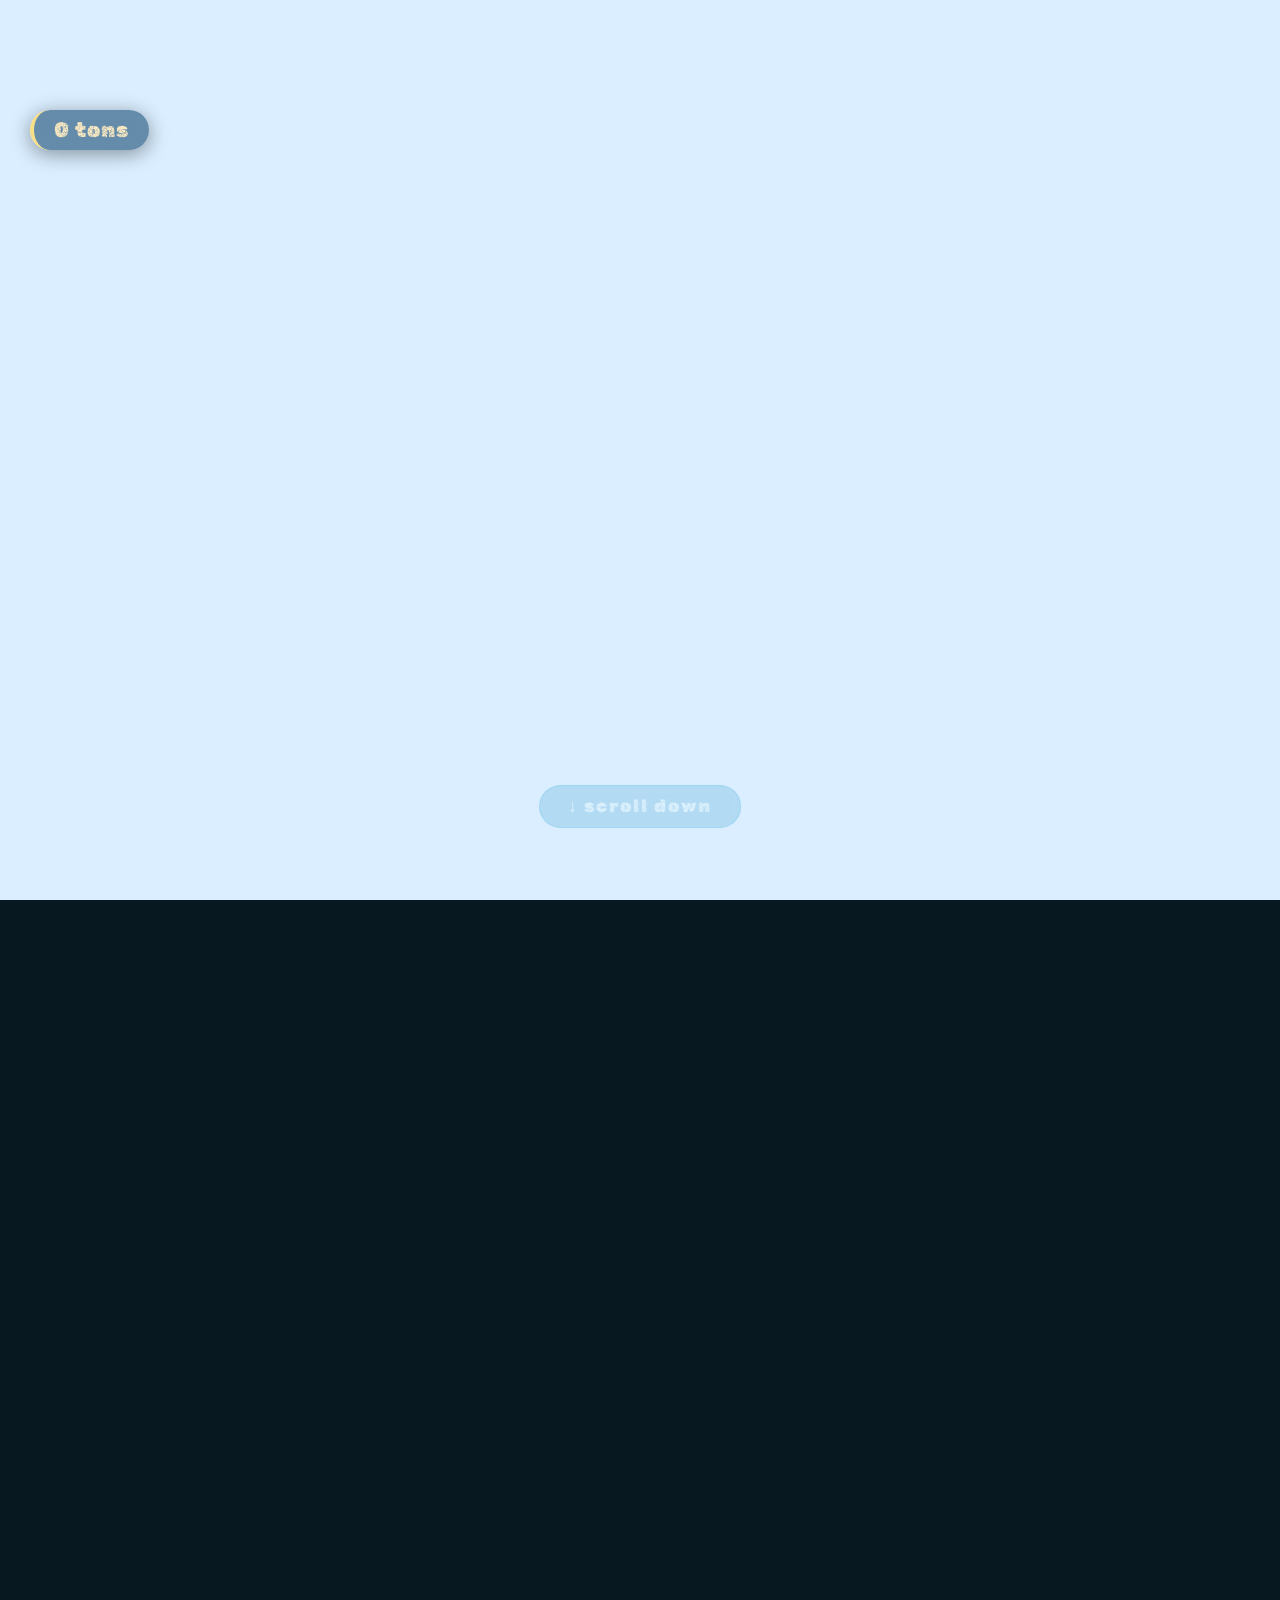
<file: plastic-dataVis/index.html>
<html>
    <head>
        <meta name="viewport" content="width=device-width, initial-scale=1.0, viewport-fit=cover">
        <title>Plastic Ocean Scroll</title>
        <link rel="stylesheet" href="styles.css">
    </head>

    <body>
        <canvas id="oceanCanvas"></canvas>

        <div class="year" id="yearLabel">2019</div>
        <div class="mass-counter" id="massLabel">0 tons</div>
        <div class="instruction">↓ scroll down</div>

        <div class="scroll-space" id="scrollSpacer"></div>

        <script src="script.js"></script>
    </body>
</html>
</file>
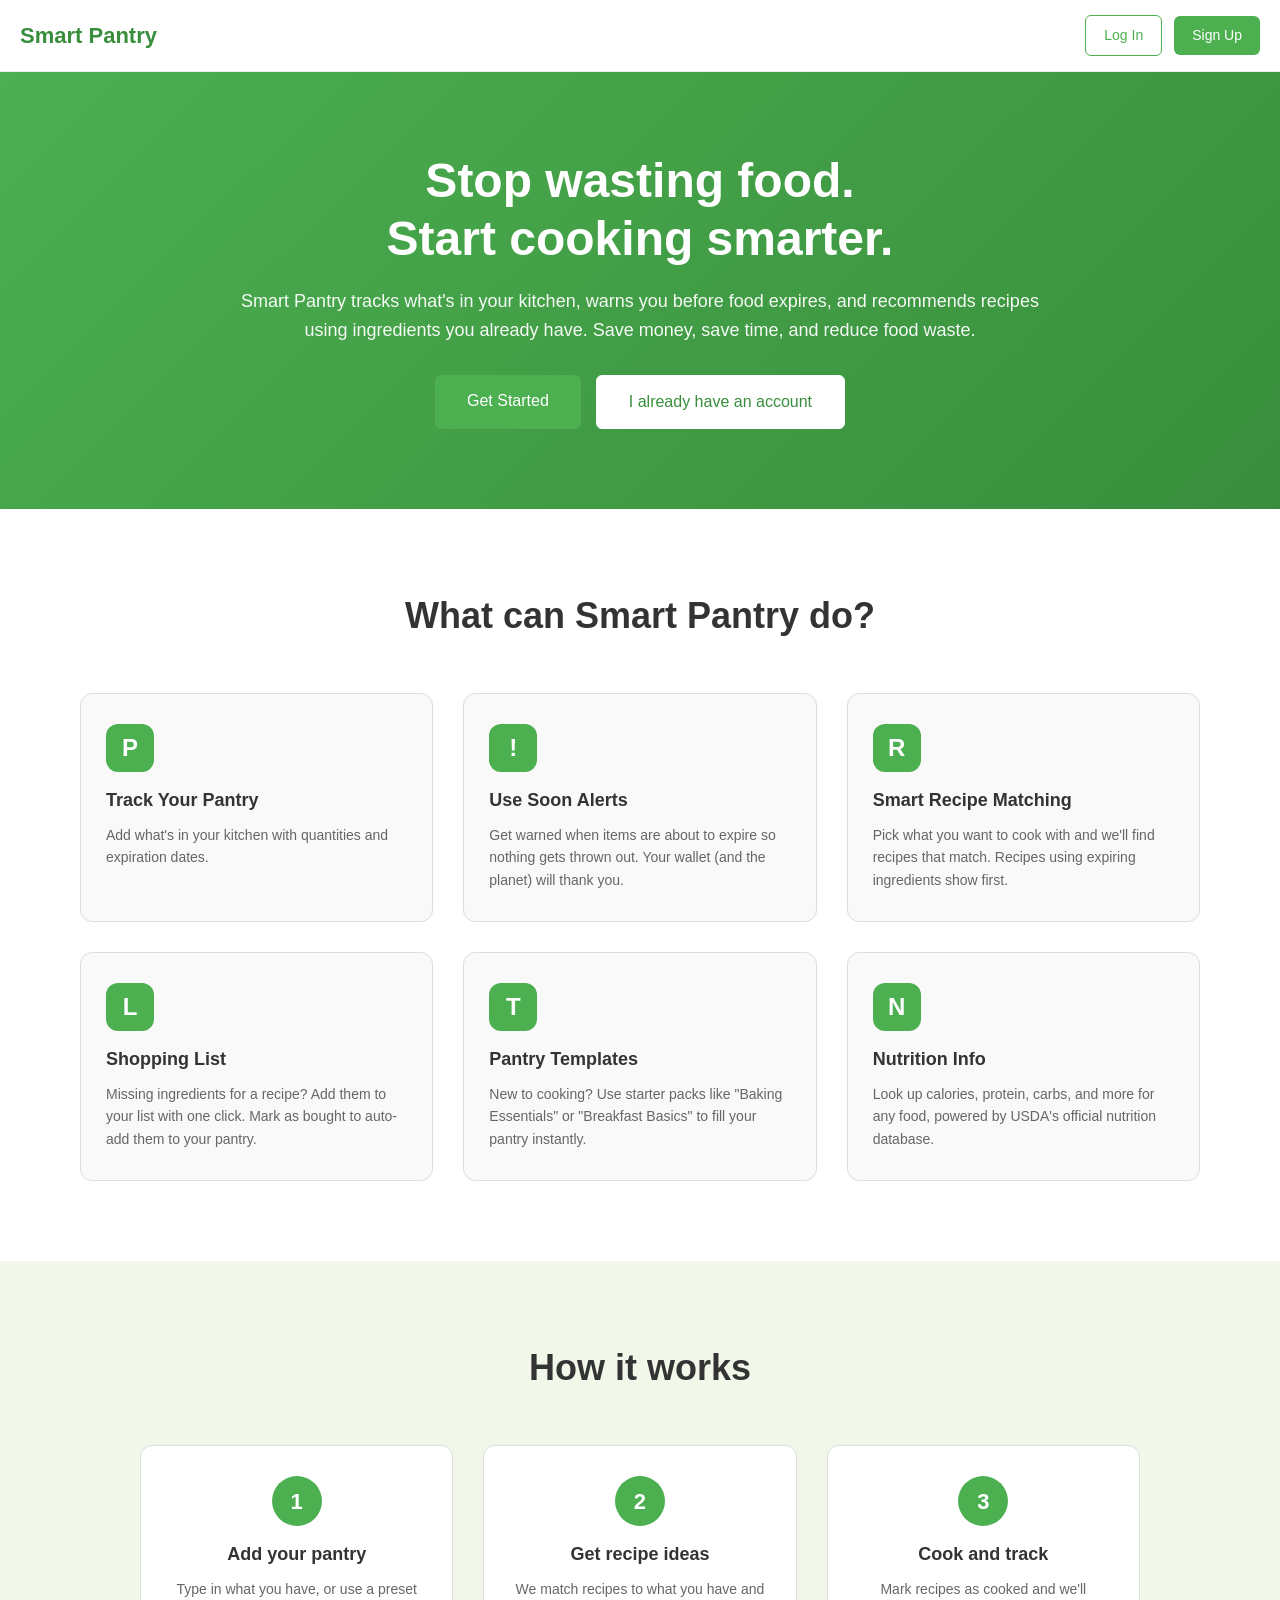
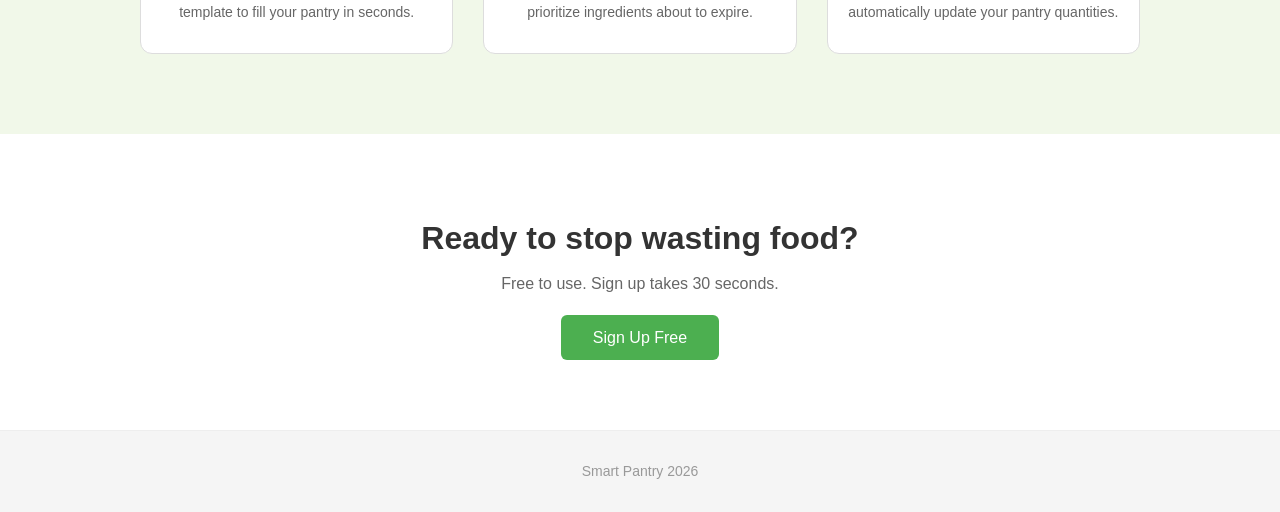
<file: smart-pantry/index.html>
<!DOCTYPE html>
<html lang="en">
<head>
    <meta charset="UTF-8">
    <meta name="viewport" content="width=device-width, initial-scale=1.0">
    <title>Smart Pantry - Reduce food waste, eat smarter</title>
    <link rel="stylesheet" href="css/style.css">
</head>
<body class="landing-page">

    <!-- Top nav -->
    <header class="landing-nav">
        <div class="nav-brand">Smart Pantry</div>
        <div class="landing-nav-actions">
            <a href="login.html" class="btn-secondary">Log In</a>
            <a href="register.html" class="btn-primary">Sign Up</a>
        </div>
    </header>

    <!-- Hero section -->
    <section class="hero">
        <div class="hero-content">
            <h1>Stop wasting food.<br>Start cooking smarter.</h1>
            <p class="hero-tagline">
                Smart Pantry tracks what's in your kitchen, warns you before food expires, and
                recommends recipes using ingredients you already have. Save money, save time,
                and reduce food waste.
            </p>
            <div class="hero-buttons">
                <a href="register.html" class="btn-primary btn-large">Get Started</a>
                <a href="login.html" class="btn-secondary btn-large">I already have an account</a>
            </div>
        </div>
    </section>

    <!-- Features section -->
    <section class="features">
        <h2>What can Smart Pantry do?</h2>
        <div class="features-grid">

            <div class="feature-card">
                <div class="feature-icon">P</div>
                <h3>Track Your Pantry</h3>
                <p>Add what's in your kitchen with quantities and expiration dates.</p>
            </div>

            <div class="feature-card">
                <div class="feature-icon">!</div>
                <h3>Use Soon Alerts</h3>
                <p>Get warned when items are about to expire so nothing gets thrown out.
                   Your wallet (and the planet) will thank you.</p>
            </div>

            <div class="feature-card">
                <div class="feature-icon">R</div>
                <h3>Smart Recipe Matching</h3>
                <p>Pick what you want to cook with and we'll find recipes that match.
                   Recipes using expiring ingredients show first.</p>
            </div>

            <div class="feature-card">
                <div class="feature-icon">L</div>
                <h3>Shopping List</h3>
                <p>Missing ingredients for a recipe? Add them to your list with one click.
                   Mark as bought to auto-add them to your pantry.</p>
            </div>

            <div class="feature-card">
                <div class="feature-icon">T</div>
                <h3>Pantry Templates</h3>
                <p>New to cooking? Use starter packs like "Baking Essentials" or
                   "Breakfast Basics" to fill your pantry instantly.</p>
            </div>

            <div class="feature-card">
                <div class="feature-icon">N</div>
                <h3>Nutrition Info</h3>
                <p>Look up calories, protein, carbs, and more for any food, powered
                   by USDA's official nutrition database.</p>
            </div>

        </div>
    </section>

    <!-- How it works section -->
    <section class="how-it-works">
        <h2>How it works</h2>
        <div class="steps">
            <div class="step">
                <div class="step-number">1</div>
                <h3>Add your pantry</h3>
                <p>Type in what you have, or use a preset template to fill your pantry in seconds.</p>
            </div>
            <div class="step">
                <div class="step-number">2</div>
                <h3>Get recipe ideas</h3>
                <p>We match recipes to what you have and prioritize ingredients about to expire.</p>
            </div>
            <div class="step">
                <div class="step-number">3</div>
                <h3>Cook and track</h3>
                <p>Mark recipes as cooked and we'll automatically update your pantry quantities.</p>
            </div>
        </div>
    </section>

    <!-- Call to action -->
    <section class="cta-section">
        <h2>Ready to stop wasting food?</h2>
        <p>Free to use. Sign up takes 30 seconds.</p>
        <a href="register.html" class="btn-primary btn-large">Sign Up Free</a>
    </section>

    <!-- Footer -->
    <footer class="landing-footer">
        <p>Smart Pantry 2026</p>
    </footer>
</body>
</html>
</file>
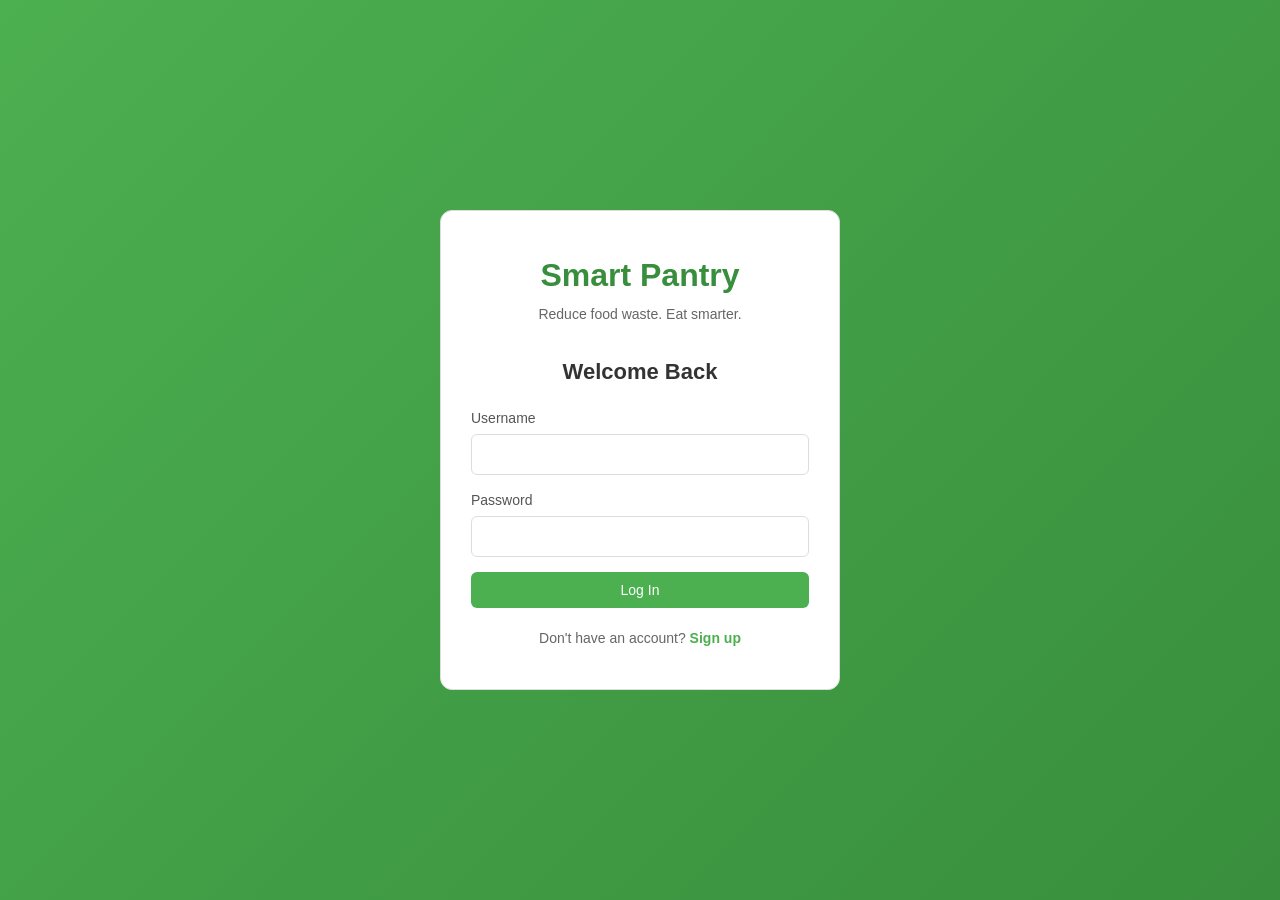
<file: smart-pantry/login.html>
<!DOCTYPE html>
<html lang="en">
<head>
    <meta charset="UTF-8">
    <meta name="viewport" content="width=device-width, initial-scale=1.0">
    <title>Smart Pantry - Login</title>
    <link rel="stylesheet" href="css/style.css">
</head>
<body class="auth-page">

    <!-- Main login card -->
    <div class="auth-container">
        <!-- Title -->
        <div class="auth-header">
            <h1>Smart Pantry</h1>
            <p class="tagline">Reduce food waste. Eat smarter.</p>
        </div>

        <!-- Login form -->
        <h2>Welcome Back</h2>
        <form id="loginForm">
            <div class="form-group">
                <label for="username">Username</label>
                <input type="text" id="username" required>
            </div>

            <div class="form-group">
                <label for="password">Password</label>
                <input type="password" id="password" required>
            </div>

            <!-- Error message shows up here if login fails -->
            <div id="errorMsg" class="error-msg"></div>

            <button type="submit" class="btn-primary">Log In</button>
        </form>

        <p class="auth-switch">
            Don't have an account? <a href="register.html">Sign up</a>
        </p>
    </div>

    <!-- Login script -->
    <script>
        // Handle form submission
        document.getElementById('loginForm').addEventListener('submit', async (e) => {
            e.preventDefault();  // stop default form submit

            // Grab values from the form
            const username = document.getElementById('username').value;
            const password = document.getElementById('password').value;
            const errorMsg = document.getElementById('errorMsg');
            errorMsg.textContent = '';

            try {
                // Call the /api/login endpoint
                const res = await fetch('/api/login', {
                    method: 'POST',
                    headers: { 'Content-Type': 'application/json' },
                    body: JSON.stringify({ username, password })
                });

                const data = await res.json();

                if (res.ok) {
                    // Save user info in localStorage so other pages know who is logged in
                    localStorage.setItem('user_id', data.user_id);
                    localStorage.setItem('username', data.username);
                    // Redirect to dashboard
                    window.location.href = 'dashboard.html';
                } else {
                    errorMsg.textContent = data.error || 'Login failed';
                }
            } catch (err) {
                errorMsg.textContent = 'Could not connect to server';
            }
        });
    </script>
</body>
</html>
</file>
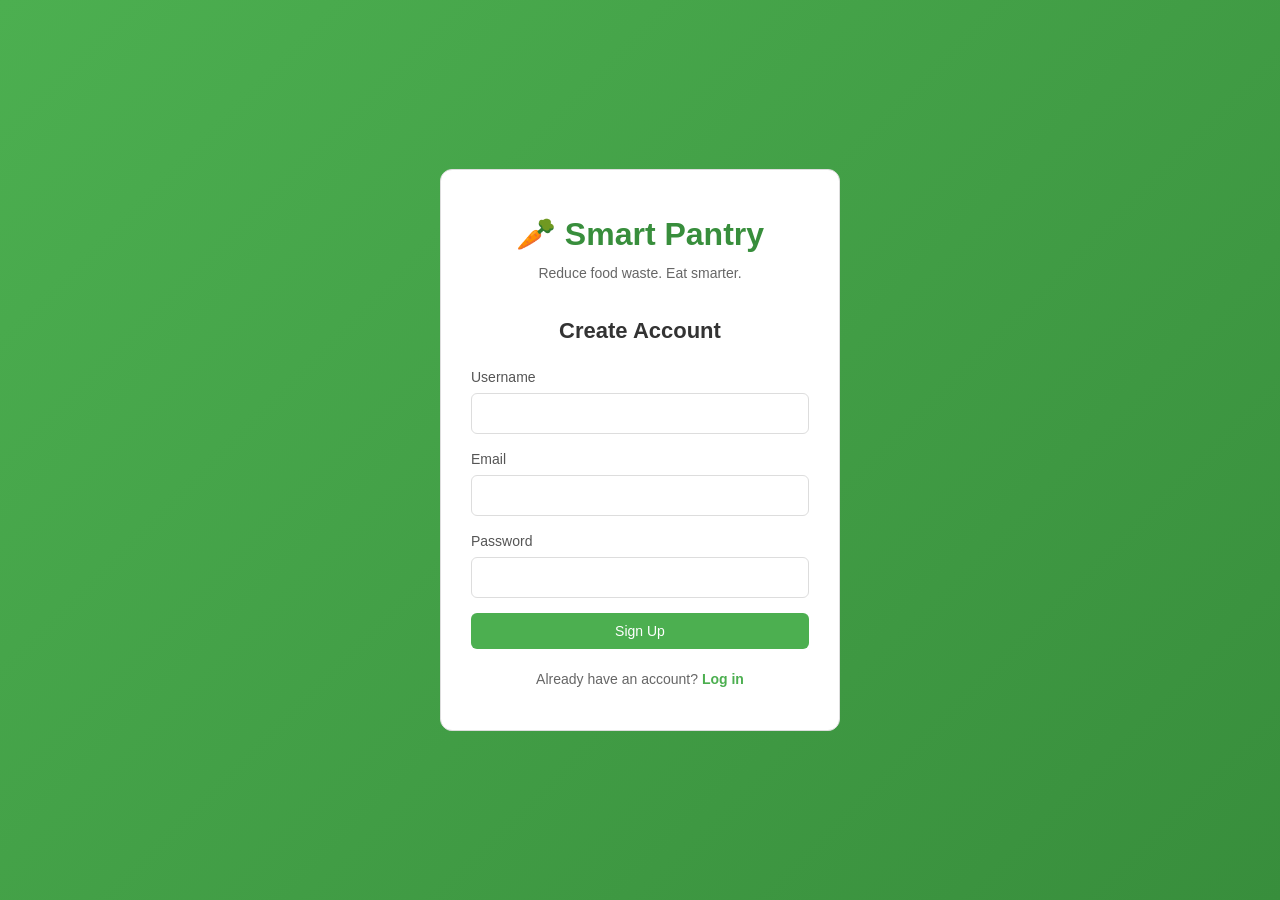
<file: smart-pantry/register.html>
<!DOCTYPE html>
<html lang="en">
<head>
    <meta charset="UTF-8">
    <meta name="viewport" content="width=device-width, initial-scale=1.0">
    <title>Smart Pantry - Sign Up</title>
    <link rel="stylesheet" href="css/style.css">
</head>
<body class="auth-page">

    <!-- Main registration card -->
    <div class="auth-container">
        <!-- Title -->
        <div class="auth-header">
            <h1>🥕 Smart Pantry</h1>
            <p class="tagline">Reduce food waste. Eat smarter.</p>
        </div>

        <!-- Registration form -->
        <h2>Create Account</h2>
        <form id="registerForm">
            <div class="form-group">
                <label for="username">Username</label>
                <input type="text" id="username" required>
            </div>

            <div class="form-group">
                <label for="email">Email</label>
                <input type="email" id="email" required>
            </div>

            <div class="form-group">
                <label for="password">Password</label>
                <input type="password" id="password" required minlength="4">
            </div>

            <!-- Error message -->
            <div id="errorMsg" class="error-msg"></div>

            <button type="submit" class="btn-primary">Sign Up</button>
        </form>

        <p class="auth-switch">
            Already have an account? <a href="login.html">Log in</a>
        </p>
    </div>

    <!-- Registration script -->
    <script>
        document.getElementById('registerForm').addEventListener('submit', async (e) => {
            e.preventDefault();

            // Get form values
            const username = document.getElementById('username').value;
            const email = document.getElementById('email').value;
            const password = document.getElementById('password').value;
            const errorMsg = document.getElementById('errorMsg');
            errorMsg.textContent = '';

            try {
                // Call the register endpoint
                const res = await fetch('/api/register', {
                    method: 'POST',
                    headers: { 'Content-Type': 'application/json' },
                    body: JSON.stringify({ username, email, password })
                });

                const data = await res.json();

                if (res.ok) {
                    // Auto-log-in: save user info and go to dashboard
                    localStorage.setItem('user_id', data.user_id);
                    localStorage.setItem('username', data.username);
                    window.location.href = 'dashboard.html';
                } else {
                    errorMsg.textContent = data.error || 'Registration failed';
                }
            } catch (err) {
                errorMsg.textContent = 'Could not connect to server';
            }
        });
    </script>
</body>
</html>
</file>
<file: plastic-dataVis/styles.css>
@import url('https://fonts.googleapis.com/css2?family=Rubik+Distressed&display=swap');

* {
  margin: 0;
  padding: 0;
  box-sizing: border-box;
}

body {
  background: #081820;
  color: #e2f0fa;
  overflow-x: hidden;
}

#oceanCanvas {
  position: fixed;
  top: 0;
  left: 0;
  width: 100vw;
  height: 100vh;
  height: 100dvh;
  z-index: 0;
  display: block;
  pointer-events: none;
  background: linear-gradient(to bottom, #00cfff, #081820);
}

.year {
  display: none;
}

.scroll-space {
  height: 400vh;
  position: relative;
  z-index: 1;
}

.year-badge {
  position: fixed;
  top: clamp(16px, 3vw, 28px);
  left: clamp(16px, 3vw, 30px);
  z-index: 25;
  font-size: clamp(2rem, 6vw, 3.8rem);
  font-weight: 300;
  color: #d0f0ff;
  text-shadow: 0 0 22px rgba(100, 220, 255, 0.4);
  mix-blend-mode: hard-light;
  opacity: 0.8;
  pointer-events: none;
  line-height: 1;
}

.mass-counter {
  position: fixed;
  top: clamp(80px, 14vw, 110px);
  left: clamp(16px, 3vw, 30px);
  z-index: 25;
  font-size: clamp(0.8rem, 2.5vw, 1.3rem);
  background: rgba(5, 60, 100, 0.55);
  backdrop-filter: blur(4px);
  padding: clamp(5px, 1vw, 8px) clamp(12px, 2.5vw, 20px);
  border-radius: 50px;
  border-left: 4px solid #fadf8a;
  color: #fceac2;
  letter-spacing: 1px;
  pointer-events: none;
  box-shadow: 0 4px 20px rgba(0, 0, 0, 0.4);
  font-family: 'Rubik Distressed', cursive;
  max-width: calc(100vw - 32px);
}

.instruction {
  position: fixed;
  bottom: clamp(40px, 8vh, 90px);
  left: 50%;
  transform: translateX(-50%);
  z-index: 30;
  font-size: clamp(0.75rem, 2.5vw, 1.1rem);
  background: rgba(10, 130, 190, 0.18);
  padding: clamp(7px, 1.5vw, 10px) clamp(16px, 4vw, 28px);
  border-radius: 60px;
  backdrop-filter: blur(5px);
  border: 1px solid rgba(130, 210, 240, 0.5);
  color: #ddf2fd;
  white-space: nowrap;
  letter-spacing: clamp(1px, 0.4vw, 2px);
  font-weight: 300;
  pointer-events: none;
  opacity: 0.85;
  font-family: 'Rubik Distressed', cursive;
}

@media (max-width: 480px) {
  .instruction {
    white-space: normal;
    text-align: center;
    width: calc(100% - 32px);
    left: 16px;
    transform: none;
  }
}
</file>
<file: smart-pantry/css/style.css>
:root {
    --fs-xs: 12px;    /* badges, tags */
    --fs-sm: 14px;    /* body, captions, labels */
    --fs-base: 16px;  /* buttons, items, tab labels */
    --fs-md: 18px;    /* card headings */
    --fs-lg: 22px;    /* sub-headings */
    --fs-xl: 32px;    /* page headings */
    --fs-2xl: 36px;   /* landing section h2 */
    --fs-hero: 48px;  /* hero h1 */
}

* {
    margin: 0;
    padding: 0;
    box-sizing: border-box;
}

body {
    font-family: -apple-system, BlinkMacSystemFont, 'Segoe UI', Arial, sans-serif;
    background-color: #F5F5F5;
    color: #333333;
    line-height: 1.5;
    min-height: 100vh;
}

h1, h2, h3 {
    color: #333333;
    margin-bottom: 10px;
}

/* Login page */
.auth-page {
    display: flex;
    align-items: center;
    justify-content: center;
    background: linear-gradient(135deg, #4CAF50 0%, #388E3C 100%);
    min-height: 100vh;
    padding: 20px;
}

.auth-container {
    background-color: #FFFFFF;
    padding: 40px 30px;
    border-radius: 12px;
    border: 1px solid #DDDDDD;
    width: 100%;
    max-width: 400px;
}

.auth-header {
    text-align: center;
    margin-bottom: 30px;
}

.auth-header h1 {
    color: #388E3C;
    font-size: var(--fs-xl);
    margin-bottom: 5px;
}

.tagline {
    color: #666666;
    font-size: var(--fs-sm);
}

.auth-container h2 {
    text-align: center;
    margin-bottom: 20px;
    font-size: var(--fs-lg);
}

.auth-switch {
    text-align: center;
    margin-top: 20px;
    color: #666666;
    font-size: var(--fs-sm);
}

.auth-switch a {
    color: #4CAF50;
    text-decoration: none;
    font-weight: 600;
}

.auth-switch a:hover {
    text-decoration: underline;
}

/* Forms */
.form-group {
    margin-bottom: 15px;
}

.form-group label {
    display: block;
    font-size: var(--fs-sm);
    margin-bottom: 5px;
    color: #555555;
    font-weight: 500;
}

.form-group input,
.form-group select {
    width: 100%;
    padding: 10px 12px;
    border: 1px solid #DDDDDD;
    border-radius: 6px;
    font-size: var(--fs-sm);
    font-family: inherit;
    background-color: #FFFFFF;
    height: 41px;
    box-sizing: border-box;
}

.form-group input:focus,
.form-group select:focus {
    outline: none;
    border-color: #4CAF50;
    border-color: #4CAF50;
}

.form-row {
    display: grid;
    grid-template-columns: 2fr 1fr 1.5fr 1.5fr;
    gap: 10px;
}

.form-buttons {
    display: flex;
    gap: 10px;
    margin-top: 15px;
    flex-wrap: wrap;
}

.error-msg {
    color: #F44336;
    font-size: var(--fs-sm);
    margin-bottom: 10px;
    text-align: center;
}

/* Buttons */
.btn-primary,
.btn-secondary,
.btn-danger,
.btn-small {
    border: none;
    border-radius: 6px;
    font-size: var(--fs-sm);
    font-weight: 500;
    cursor: pointer;
    font-family: inherit;
    transition: background-color 0.2s;
}

.btn-primary {
    background-color: #4CAF50;
    color: #FFFFFF;
    padding: 10px 20px;
    width: 100%;
}

.btn-primary:hover {
    background-color: #388E3C;
}

.btn-secondary {
    background-color: #FFFFFF;
    color: #4CAF50;
    border: 1px solid #4CAF50;
    padding: 10px 20px;
}

.btn-secondary:hover {
    background-color: #C8E6C9;
}

.btn-danger {
    background-color: #F44336;
    color: #FFFFFF;
    padding: 8px 14px;
    font-size: var(--fs-sm);
}

.btn-danger:hover {
    background-color: #D32F2F;
}

.btn-small {
    padding: 6px 12px;
    font-size: var(--fs-sm);
    background-color: #4CAF50;
    color: #FFFFFF;
    margin-right: 5px;
}

.btn-small:hover {
    background-color: #388E3C;
}

.form-buttons .btn-primary,
.form-buttons .btn-secondary {
    width: auto;
}

.shopping-controls {
    margin-bottom: 15px;
    display: flex;
    gap: 10px;
    flex-wrap: wrap;
}

.shopping-controls .btn-primary,
.shopping-controls .btn-secondary {
    width: auto;
}

.help-text-center {
    text-align: center;
    margin-top: 30px;
}

/* Top nav bar */
.top-nav {
    background-color: #4CAF50;
    color: #FFFFFF;
    padding: 15px 20px;
    display: flex;
    justify-content: space-between;
    align-items: center;
    border-bottom: 1px solid #DDDDDD;
}

.nav-brand {
    font-size: var(--fs-lg);
    font-weight: 700;
}

.nav-user {
    display: flex;
    align-items: center;
    gap: 15px;
}

.nav-user span {
    font-size: var(--fs-sm);
}

.nav-user .btn-secondary {
    padding: 6px 14px;
    background-color: transparent;
    color: #FFFFFF;
    border: 1px solid #FFFFFF;
    font-size: var(--fs-sm);
}

.nav-user .btn-secondary:hover {
    background-color: rgba(255, 255, 255, 0.15);
}

/* Tab navigation */
.tab-nav {
    background-color: #FFFFFF;
    display: flex;
    overflow-x: auto;
    border-bottom: 1px solid #DDDDDD;
    padding: 0 20px;
}

.tab-btn {
    background: none;
    border: none;
    padding: 15px 20px;
    font-size: var(--fs-base);
    font-weight: 500;
    color: #666666;
    cursor: pointer;
    font-family: inherit;
    border-bottom: 3px solid transparent;
    white-space: nowrap;
    min-height: 48px;
}

.tab-btn:hover {
    color: #4CAF50;
}

.tab-btn.active {
    color: #4CAF50;
    border-bottom-color: #4CAF50;
}

/* Main content */
.container {
    max-width: 1100px;
    margin: 0 auto;
    padding: 20px;
}

.tab-content {
    display: none;
}

.tab-content.active {
    display: block;
}

.tab-content h2 {
    margin-bottom: 5px;
    color: #333333;
}

.help-text {
    color: #666666;
    font-size: var(--fs-sm);
    margin-bottom: 20px;
}

.card {
    background-color: #FFFFFF;
    padding: 20px;
    border-radius: 8px;
    border: 1px solid #DDDDDD;
    margin-bottom: 20px;
}

.card h3 {
    margin-bottom: 15px;
    font-size: var(--fs-md);
}

/* Alert banner when items are about to expire */
.alert-banner {
    background-color: #FFF3E0;
    padding: 12px 16px;
    border-radius: 6px;
    margin-bottom: 20px;
    color: #E65100;
    font-size: var(--fs-sm);
    font-weight: 500;
}

.hidden {
    display: none !important;
}

/* Pantry items list */
.pantry-list {
    display: flex;
    flex-direction: column;
    gap: 10px;
}

.pantry-item {
    display: flex;
    align-items: center;
    padding: 12px;
    background-color: #FFFFFF;
    border: 1px solid #DDDDDD;
    border-radius: 6px;
    gap: 10px;
    flex-wrap: wrap;
}

.pantry-item.expiring-soon {
    background-color: #FFF8E1;
}

.pantry-item.expired {
    background-color: #FFEBEE;
}

.item-info {
    flex: 1;
    min-width: 150px;
}

.item-name {
    font-weight: 600;
    font-size: var(--fs-base);
}

.item-details {
    font-size: var(--fs-sm);
    color: #666666;
    margin-top: 3px;
}

.exp-tag {
    padding: 2px 8px;
    border-radius: 4px;
    font-size: var(--fs-xs);
    font-weight: 500;
    display: inline-block;
    margin-top: 3px;
}

.exp-tag.warning {
    background-color: #FF9800;
    color: #FFFFFF;
}

.exp-tag.danger {
    background-color: #F44336;
    color: #FFFFFF;
}

.exp-tag.safe {
    background-color: #C8E6C9;
    color: #2E7D32;
}

.item-actions {
    display: flex;
    gap: 5px;
}

.empty-state {
    text-align: center;
    padding: 30px;
    color: #999999;
}

/* Empty-state message */
.recipes-list .empty-state,
.templates-list .empty-state {
    grid-column: 1 / -1;
}

/* Recipes list */
.recipes-list {
    display: grid;
    grid-template-columns: repeat(auto-fill, minmax(min(280px, 100%), 1fr));
    gap: 15px;
}

.recipe-card {
    background-color: #FFFFFF;
    padding: 18px;
    border-radius: 8px;
    border: 1px solid #DDDDDD;
    cursor: pointer;
}

.recipe-card:hover {
    border-color: #4CAF50;
}

.recipe-card h4 {
    color: #333333;
    margin-bottom: 5px;
    font-size: var(--fs-md);
}

.recipe-card .description {
    color: #666666;
    font-size: var(--fs-sm);
    margin-bottom: 10px;
}

.match-badge {
    display: inline-block;
    padding: 4px 10px;
    border-radius: 12px;
    font-size: var(--fs-xs);
    font-weight: 600;
    margin-right: 5px;
    margin-bottom: 5px;
}

.match-badge.high {
    background-color: #C8E6C9;
    color: #2E7D32;
}

.match-badge.medium {
    background-color: #FFF3E0;
    color: #E65100;
}

.match-badge.low {
    background-color: #FFEBEE;
    color: #C62828;
}

.priority-badge {
    background-color: #FF9800;
    color: #FFFFFF;
    padding: 4px 10px;
    border-radius: 12px;
    font-size: var(--fs-xs);
    font-weight: 600;
    margin-bottom: 5px;
    display: inline-block;
}

/* Templates */
.templates-list {
    display: grid;
    grid-template-columns: repeat(auto-fill, minmax(min(280px, 100%), 1fr));
    gap: 15px;
}

.template-card {
    background-color: #FFFFFF;
    padding: 20px;
    border-radius: 8px;
    border: 1px solid #DDDDDD;
}

.template-card h4 {
    color: #388E3C;
    margin-bottom: 8px;
}

.template-card .description {
    color: #666666;
    font-size: var(--fs-sm);
    margin-bottom: 10px;
}

.template-items {
    font-size: var(--fs-xs);
    color: #666666;
    margin-bottom: 12px;
    max-height: 80px;
    overflow: hidden;
}

/* Modal */
.modal {
    position: fixed;
    top: 0;
    left: 0;
    width: 100%;
    height: 100%;
    background-color: rgba(0, 0, 0, 0.5);
    display: flex;
    align-items: center;
    justify-content: center;
    z-index: 1000;
    padding: 20px;
}

.modal-content {
    background-color: #FFFFFF;
    padding: 30px;
    border-radius: 8px;
    width: 100%;
    max-width: 600px;
    max-height: 90vh;
    overflow-y: auto;
    position: relative;
}

.modal-close {
    position: absolute;
    top: 8px;
    right: 10px;
    background: none;
    border: none;
    font-size: 28px;
    cursor: pointer;
    color: #666666;
    line-height: 1;
    min-width: 44px;
    min-height: 44px;
    display: flex;
    align-items: center;
    justify-content: center;
    border-radius: 4px;
}

.modal-close:hover {
    color: #333333;
}

.recipe-instructions {
    white-space: pre-line;
    background-color: #F5F5F5;
    padding: 15px;
    border-radius: 6px;
    margin-top: 10px;
    font-size: var(--fs-sm);
    line-height: 1.6;
}

.units-note {
    margin-top: 8px;
    font-size: 12px;
    color: #999999;
    font-style: italic;
}

.ingredient-list {
    list-style: none;
    margin: 10px 0;
}

.ingredient-list li {
    padding: 4px 0;
    font-size: var(--fs-sm);
}

.ingredient-list li.have::before {
    content: '\2713  ';
    color: #4CAF50;
    font-weight: bold;
}

.ingredient-list li.missing::before {
    content: '\2717  ';
    color: #F44336;
    font-weight: bold;
}

.modal-actions {
    display: flex;
    gap: 10px;
    margin-top: 20px;
    flex-wrap: wrap;
}

.modal-actions button {
    width: auto;
    padding: 10px 16px;
}

/* Food info results */
.food-info-results {
    margin-top: 15px;
    display: flex;
    flex-direction: column;
    gap: 8px;
}

.food-info-item {
    padding: 10px;
    background-color: #F5F5F5;
    border-radius: 6px;
    font-size: var(--fs-sm);
    display: flex;
    align-items: center;
    gap: 10px;
}

.food-info-item img {
    width: 40px;
    height: 40px;
    object-fit: cover;
    border-radius: 4px;
}

.food-info-item .food-details {
    flex: 1;
}

/* Responsive: works on mobile to 600px and below */
@media (max-width: 768px) {
    .form-row {
        grid-template-columns: 1fr;
    }

    .tab-btn {
        padding: 12px 15px;
        font-size: var(--fs-sm);
    }

    .nav-brand {
        font-size: var(--fs-md);
    }
}

@media (max-width: 600px) {
    .container {
        padding: 15px;
    }

    .form-row {
        grid-template-columns: 1fr;
    }

    .top-nav {
        flex-direction: column;
        gap: 10px;
        padding: 12px;
    }

    .nav-user {
        width: 100%;
        justify-content: space-between;
    }

    .auth-container {
        padding: 25px 20px;
    }

    .card {
        padding: 15px;
    }

    .recipes-list,
    .templates-list {
        grid-template-columns: 1fr;
    }

    .pantry-item {
        flex-direction: column;
        align-items: flex-start;
    }

    .item-actions {
        width: 100%;
        justify-content: flex-end;
    }

    .tab-btn {
        padding: 10px 12px;
        font-size: var(--fs-sm);
    }

    .modal-content {
        padding: 20px 15px;
    }

    .food-info-item {
        flex-direction: column;
        align-items: flex-start;
    }

    .shopping-item {
        flex-wrap: wrap;
    }

    .landing-nav {
        text-align: center;
    }

    .landing-nav-actions {
        width: 100%;
        justify-content: center;
    }

    .hero-buttons a {
        width: 100%;
        text-align: center;
    }

    .btn-large {
        width: 100% !important;
    }

    .picker-actions {
        flex-direction: column;
    }

    .picker-actions button {
        width: 100%;
    }
}

/* Small phones */
@media (max-width: 480px) {
    .tab-btn {
        padding: 8px 10px;
        font-size: var(--fs-xs);
    }

    .hero h1 {
        font-size: 28px;
    }

    .hero-tagline {
        font-size: var(--fs-base);
    }

    .hero {
        padding: 40px 16px;
    }

    .pricing-amount {
        font-size: var(--fs-xl);
    }

    .modal-content {
        padding: 15px 12px;
        max-height: 85vh;
    }

    .recipe-modal-img {
        max-height: 180px;
    }
}

/* Shorten tall sections so content fits on mobile */
@media (max-height: 500px) and (orientation: landscape) {
    .hero {
        padding: 30px 20px;
    }

    .modal-content {
        max-height: 80vh;
    }

    .tab-btn {
        padding: 8px 14px;
    }
}


/* Nutrition grid */
.nutrition-grid {
    display: flex;
    flex-wrap: wrap;
    gap: 6px;
    margin-top: 6px;
}

.nutrition-grid span {
    background-color: #E8F5E9;
    color: #2E7D32;
    padding: 3px 8px;
    border-radius: 4px;
    font-size: var(--fs-xs);
    font-weight: 500;
}

/* Ingredient picker in Recipes tab */
.ingredient-picker {
    margin-bottom: 20px;
}

.ingredient-checkboxes {
    display: flex;
    flex-wrap: wrap;
    gap: 10px;
    margin: 14px 0;
}

.ingredient-checkbox-label {
    display: flex;
    align-items: center;
    gap: 6px;
    background: #F1F8E9;
    border: 1px solid #C8E6C9;
    border-radius: 20px;
    padding: 6px 14px;
    font-size: var(--fs-sm);
    cursor: pointer;
    transition: background 0.15s, border-color 0.15s;
}

.ingredient-checkbox-label:hover {
    background: #DCEDC8;
    border-color: #AED581;
}

.ingredient-checkbox-label input[type="checkbox"] {
    accent-color: #4CAF50;
    width: 15px;
    height: 15px;
    cursor: pointer;
}

.picker-actions {
    display: flex;
    gap: 10px;
    flex-wrap: wrap;
}
/* Landing Page */
.landing-page {
    background-color: #FFFFFF;
}

.landing-nav {
    display: flex;
    justify-content: space-between;
    align-items: center;
    padding: 15px 20px;
    background-color: #FFFFFF;
    border-bottom: 1px solid #EEEEEE;
}

.landing-nav .nav-brand {
    font-size: var(--fs-lg);
    color: #388E3C;
    font-weight: 700;
}

.landing-nav-actions {
    display: flex;
    gap: 12px;
    align-items: center;
}

.landing-nav-actions a {
    text-decoration: none;
    width: auto;
    padding: 9px 18px;
    display: inline-block;
}

/* Hero section */
.hero {
    background: linear-gradient(135deg, #4CAF50 0%, #388E3C 100%);
    color: #FFFFFF;
    padding: 80px 40px;
    text-align: center;
}

.hero-content {
    max-width: 800px;
    margin: 0 auto;
}

.hero h1 {
    color: #FFFFFF;
    font-size: var(--fs-hero);
    margin-bottom: 20px;
    line-height: 1.2;
}

.hero-tagline {
    font-size: var(--fs-md);
    margin-bottom: 30px;
    opacity: 0.95;
    line-height: 1.6;
}

.hero-buttons {
    display: flex;
    gap: 15px;
    justify-content: center;
    flex-wrap: wrap;
}

.hero-buttons a {
    text-decoration: none;
    width: auto;
}

.btn-large {
    padding: 14px 32px !important;
    font-size: var(--fs-base);
    width: auto !important;
}

.hero .btn-secondary {
    background-color: #FFFFFF;
    color: #388E3C;
    border-color: #FFFFFF;
}

.hero .btn-secondary:hover {
    background-color: #F1F8E9;
}

/* Features section */
.features {
    padding: 80px 40px;
    max-width: 1200px;
    margin: 0 auto;
    text-align: center;
}

.features h2 {
    font-size: var(--fs-2xl);
    margin-bottom: 50px;
    color: #333333;
}

.features-grid {
    display: grid;
    grid-template-columns: repeat(auto-fit, minmax(min(280px, 100%), 1fr));
    gap: 30px;
    text-align: left;
}

.feature-card {
    padding: 30px 25px;
    background-color: #F9F9F9;
    border-radius: 12px;
    border: 1px solid #DDDDDD;
}

.feature-icon {
    width: 48px;
    height: 48px;
    background-color: #4CAF50;
    color: #FFFFFF;
    font-weight: 700;
    border-radius: 12px;
    display: flex;
    align-items: center;
    justify-content: center;
    font-size: 24px;
    margin-bottom: 15px;
}

.feature-card h3 {
    font-size: var(--fs-md);
    margin-bottom: 10px;
    color: #333333;
}

.feature-card p {
    color: #666666;
    font-size: var(--fs-sm);
    line-height: 1.6;
}

/* How it works section */
.how-it-works {
    background-color: #F1F8E9;
    padding: 80px 40px;
    text-align: center;
}

.how-it-works h2 {
    font-size: var(--fs-2xl);
    margin-bottom: 50px;
    color: #333333;
}

.steps {
    display: grid;
    grid-template-columns: repeat(auto-fit, minmax(220px, 1fr));
    gap: 30px;
    max-width: 1000px;
    margin: 0 auto;
}

.step {
    background-color: #FFFFFF;
    padding: 30px 20px;
    border-radius: 12px;
    border: 1px solid #DDDDDD;
}

.step-number {
    width: 50px;
    height: 50px;
    background-color: #4CAF50;
    color: #FFFFFF;
    font-weight: 700;
    border-radius: 50%;
    display: flex;
    align-items: center;
    justify-content: center;
    font-size: var(--fs-lg);
    margin: 0 auto 15px;
}

.step h3 {
    font-size: var(--fs-md);
    margin-bottom: 10px;
}

.step p {
    color: #666666;
    font-size: var(--fs-sm);
    line-height: 1.6;
}

/* Final CTA */
.cta-section {
    background-color: #FFFFFF;
    padding: 80px 40px;
    text-align: center;
}

.cta-section h2 {
    font-size: var(--fs-xl);
    margin-bottom: 10px;
}

.cta-section p {
    color: #666666;
    margin-bottom: 30px;
}

.cta-section a {
    text-decoration: none;
}

/* Landing footer */
.landing-footer {
    background-color: #F5F5F5;
    padding: 30px 40px;
    text-align: center;
    color: #999999;
    font-size: var(--fs-sm);
    border-top: 1px solid #EEEEEE;
}

/* Responsive */
@media (max-width: 768px) {
    .hero {
        padding: 60px 20px;
    }

    .hero h1 {
        font-size: var(--fs-xl);
    }

    .hero-tagline {
        font-size: var(--fs-base);
    }

    .features,
    .how-it-works,
    .cta-section {
        padding: 60px 20px;
    }

    .features h2,
    .how-it-works h2,
    .cta-section h2 {
        font-size: 28px;
    }

    .landing-nav {
        padding: 15px 20px;
        flex-direction: column;
        gap: 12px;
    }
}


/* Shopping List */
.shopping-list {
    display: flex;
    flex-direction: column;
    gap: 8px;
}

.shopping-group-header {
    font-weight: 600;
    color: #388E3C;
    font-size: var(--fs-sm);
    margin: 12px 0 4px;
    padding-bottom: 4px;
    border-bottom: 1px solid #C8E6C9;
}

.shopping-group-header:first-child {
    margin-top: 0;
}

.shopping-item {
    display: flex;
    align-items: center;
    justify-content: space-between;
    padding: 10px 14px;
    background-color: #F9F9F9;
    border: 1px solid #EEEEEE;
    border-radius: 6px;
    gap: 10px;
}

.shopping-item-name {
    font-size: var(--fs-base);
    color: #333333;
}


/* Subscription */
.pricing-grid {
    display: grid;
    grid-template-columns: repeat(auto-fit, minmax(min(280px, 100%), 1fr));
    gap: 25px;
    margin-top: 20px;
}

.pricing-card {
    background-color: #FFFFFF;
    border: 1px solid #DDDDDD;
    border-radius: 12px;
    padding: 35px 25px 25px;
    position: relative;
    display: flex;
    flex-direction: column;
}

.pricing-card-featured {
    border-color: #4CAF50;
    background-color: #F1F8E9;
}

.pricing-badge-current,
.pricing-badge-featured {
    position: absolute;
    top: -12px;
    left: 50%;
    transform: translateX(-50%);
    padding: 4px 14px;
    border-radius: 12px;
    font-size: var(--fs-xs);
    font-weight: 700;
    text-transform: uppercase;
    letter-spacing: 0.5px;
    white-space: nowrap;
}

.pricing-badge-current {
    background-color: #BDBDBD;
    color: #FFFFFF;
}

.pricing-badge-featured {
    background-color: #4CAF50;
    color: #FFFFFF;
}

.pricing-tier {
    font-size: var(--fs-lg);
    color: #333333;
    margin-bottom: 5px;
}

.pricing-price {
    margin: 10px 0;
}

.pricing-amount {
    font-size: var(--fs-2xl);
    font-weight: 700;
    color: #333333;
}

.pricing-period {
    color: #666666;
    font-size: var(--fs-sm);
}

.pricing-tagline {
    color: #666666;
    font-size: var(--fs-sm);
    margin-bottom: 20px;
    min-height: 42px;
}

.pricing-features {
    list-style: none;
    padding: 0;
    margin: 0 0 25px;
    flex: 1;
}

.pricing-features li {
    padding: 6px 0 6px 26px;
    font-size: var(--fs-sm);
    line-height: 1.4;
    position: relative;
    color: #555555;
}

.pricing-features li.feature-yes::before {
    content: '\2713';
    position: absolute;
    left: 4px;
    color: #4CAF50;
    font-weight: 700;
}

.pricing-features li.feature-no::before {
    content: '\2717';
    position: absolute;
    left: 4px;
    color: #BDBDBD;
    font-weight: 700;
}

.pricing-features li.feature-no {
    color: #999999;
}

.pricing-cta {
    width: 100% !important;
    padding: 12px 20px !important;
    font-size: var(--fs-base);
}

.pricing-cta:disabled {
    opacity: 0.6;
    cursor: not-allowed;
}
/* Recipe thumbnail image */
.recipe-thumb {
    width: 100%;
    height: 160px;
    object-fit: cover;
    border-radius: 6px;
    margin-bottom: 10px;
    display: block;
}

.recipe-modal-img {
    width: 100%;
    max-height: 240px;
    object-fit: cover;
    border-radius: 6px;
    margin-bottom: 15px;
    display: block;
}
</file>
